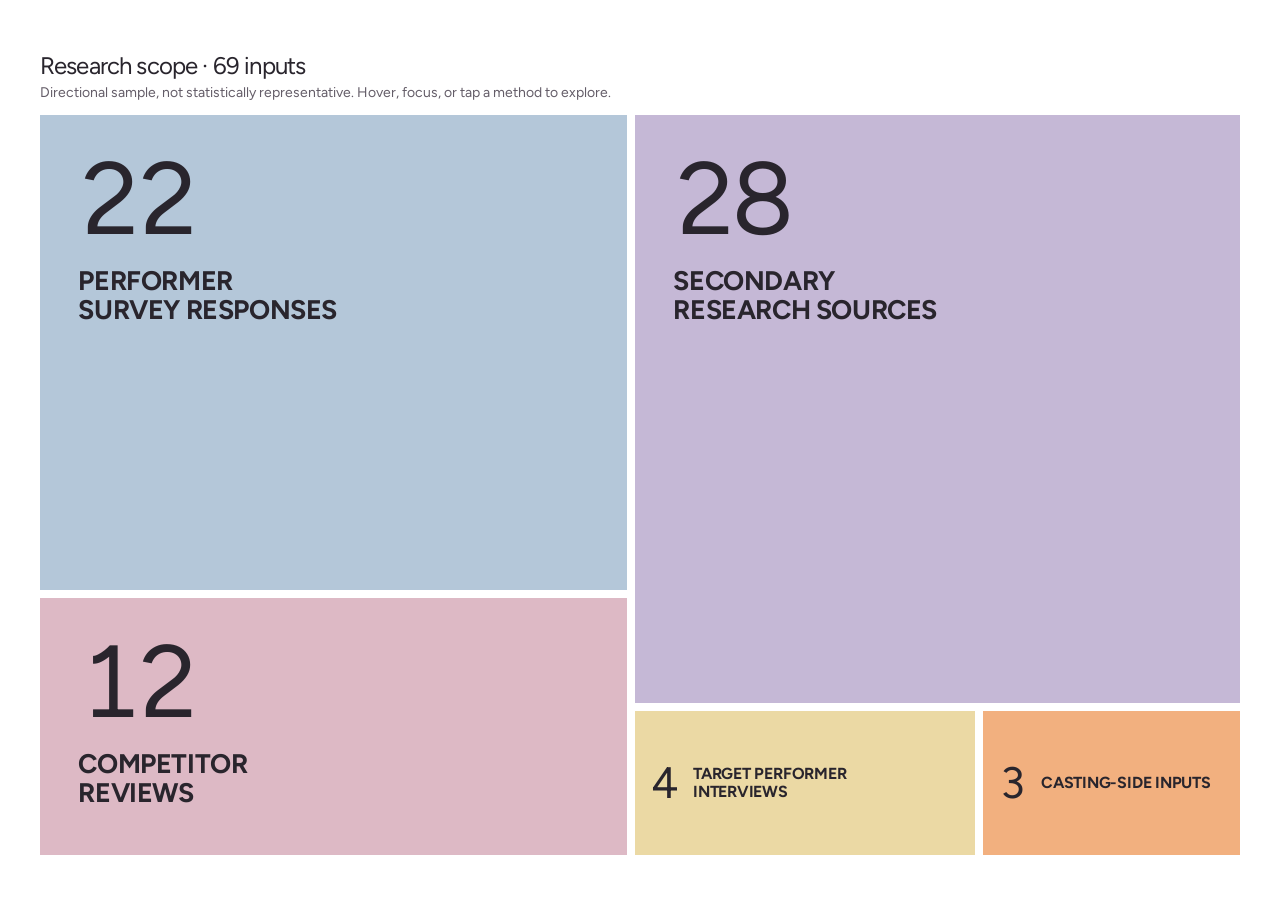
<file: assets/interactive/performamatch-research-treemap/index.html>
<!doctype html>
<html lang="en">
<head>
  <meta charset="utf-8">
  <meta name="viewport" content="width=device-width, initial-scale=1">
  <meta name="description" content="The foundational research behind PerformaMatch, explored across five methods.">
  <title>PerformaMatch — Research scope</title>
  <link rel="icon" href="data:,">
  <link rel="stylesheet" href="../../../visual-tokens.css">
  <link rel="stylesheet" href="styles.css?v=label-fit-5">
  <script src="vendor/d3-hierarchy.min.js" defer></script>
  <script src="script.js?v=label-fit-5" defer></script>
</head>
<body>
  <main class="research" aria-labelledby="research-title">
    <header class="masthead">
      <h1 id="research-title"></h1>
    </header>
    <div class="reading-line"><p id="interaction-note"></p></div>
    <div class="mobile-overview" aria-hidden="true"></div>
    <div class="treemap" aria-label="Research methods"></div>
    <p class="sr-only" id="announcement" role="status" aria-live="polite"></p>
    <noscript>This interactive requires JavaScript to lay out the research methods. Enable JavaScript to explore the research scope.</noscript>
  </main>
</body>
</html>
</file>
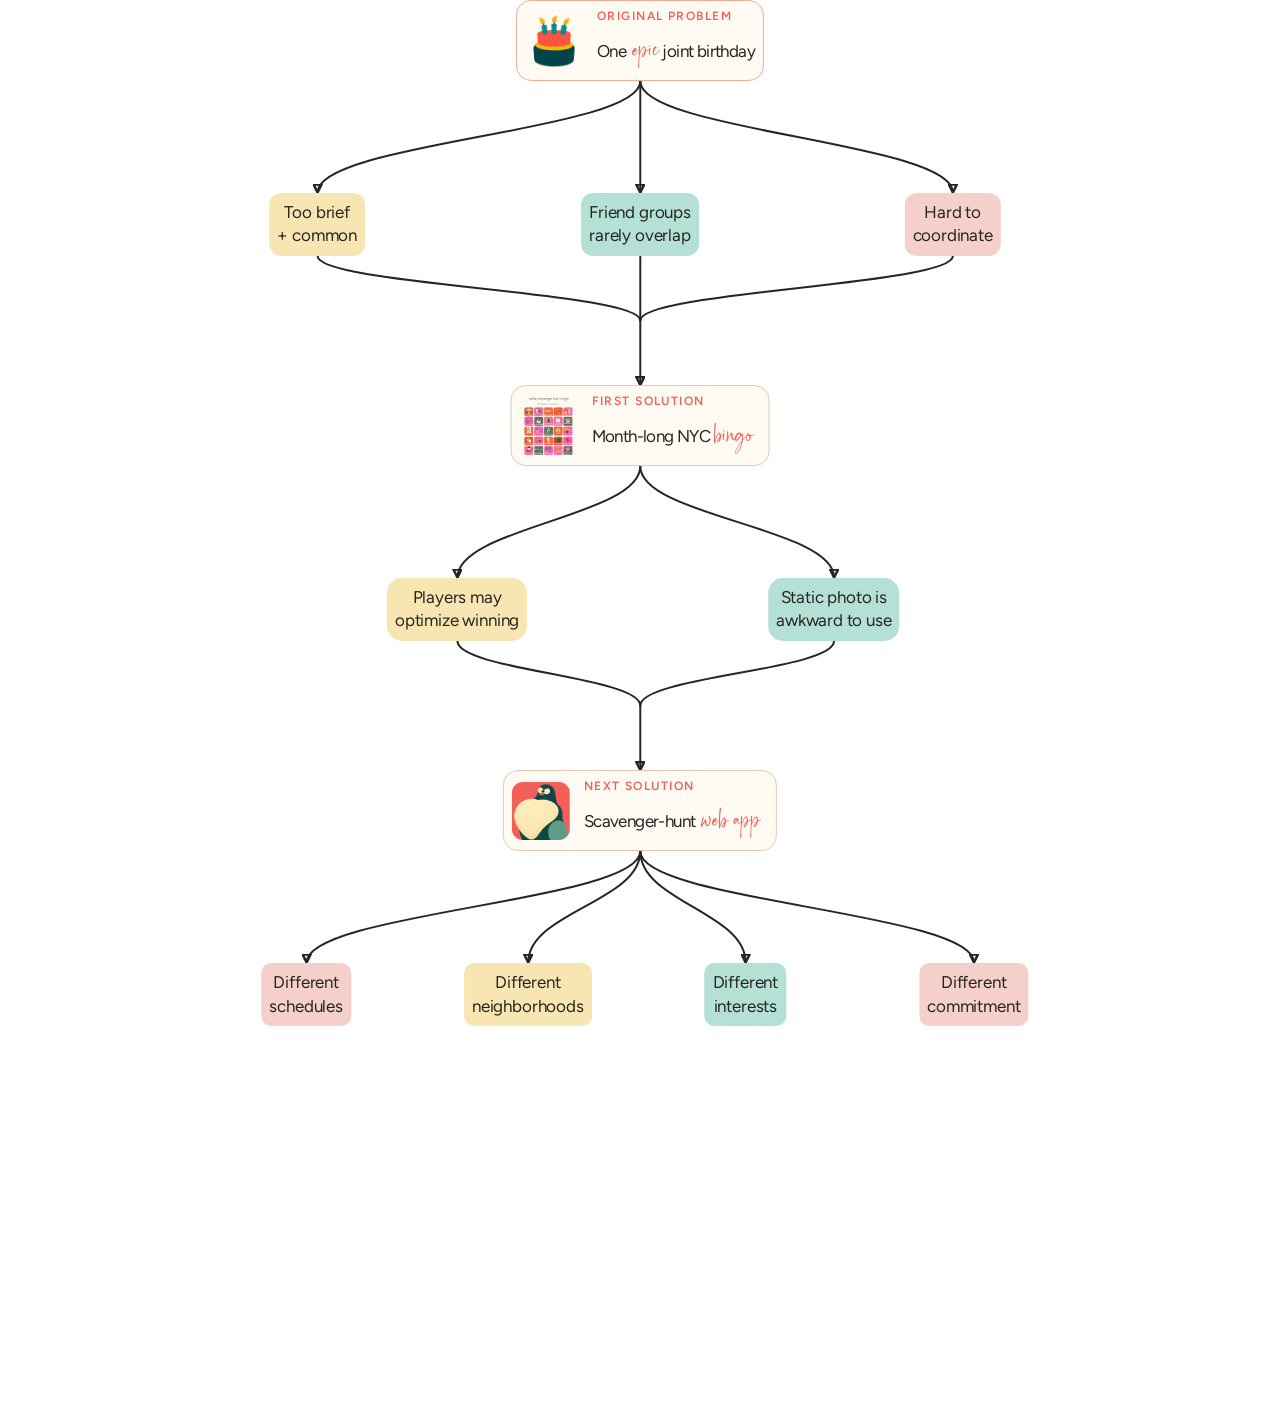
<file: assets/interactive/problem-evolution-flowchart/index.html>
<!doctype html>
<html lang="en">
<head>
  <meta charset="utf-8">
  <meta name="viewport" content="width=device-width, initial-scale=1">
  <title>Summer Quest — Problem Evolution</title>
  <link href="https://fonts.googleapis.com/css2?family=Figtree:ital,wght@0,400;0,500;0,600;1,400&display=swap" rel="stylesheet">
  <style>
    @font-face { font-family: Montserrat; src: url("assets/fonts/Montserrat-Variable.woff2") format("woff2"); font-weight: 300 600; }
    @font-face { font-family: "Libre Baskerville"; src: url("assets/fonts/LibreBaskerville-Variable.woff2") format("woff2"); font-weight: 400 700; }
    @font-face { font-family: Caveat; src: url("assets/fonts/Caveat-Variable.woff2") format("woff2"); font-weight: 400 700; }
    :root { --paper:#f7f2e9; --paper-2:#fffaf2; --ink:#272522; --teal:#1ba9b9; --coral:#f35f59; --yellow:#f6b900; --open-yellow:#f8e6b2; --open-teal:#b4e0d5; --open-coral:#f5d0ca; }
    * { box-sizing:border-box; }
    body { min-width:320px; margin:0; background:transparent; color:var(--ink); font-family:Montserrat,sans-serif; }
    .prototype { width:min(100% - 32px, 980px); margin:0 auto; padding:0; }
    .prototype-title { margin:0 0 18px; text-align:center; color:#746f67; font-size:10px; font-weight:600; letter-spacing:.14em; text-transform:uppercase; }
    .chart-wrap { display:flex; justify-content:center; }
    .chart { position:relative; width:min(960px, 100%); aspect-ratio:960 / 1080; overflow:visible; padding:0; background:transparent; }
    .paths { position:absolute; inset:0; z-index:1; width:100%; height:100%; pointer-events:none; }
    .paths path { fill:none; stroke:var(--ink); stroke-width:2; stroke-linecap:round; stroke-linejoin:round; }
    .paths .arrow { marker-end:url(#ink-arrow); }
    .node { position:absolute; z-index:2; display:flex; align-items:center; justify-content:center; padding:var(--space-8); border:1.5px solid; border-radius:15px; text-align:center; }
    .section-tab { display:block; margin:0 0 2px; padding:0; color:var(--coral); background:transparent; font:600 12px/1 Montserrat,sans-serif; letter-spacing:.12em; text-transform:uppercase; white-space:nowrap; }
    .original { top:44px; border-color:#f1ad9a; background:var(--paper-2); }
    .original-row, .solution-row { display:flex; align-items:center; justify-content:center; gap:14px; width:100%; padding:0; }
    .stage-copy { min-width:0; text-align:left; }
    .cake { width:58px; height:58px; object-fit:contain; }
    .main-copy, .solution-copy { margin:0; font-family:"Libre Baskerville",serif; font-weight:400; letter-spacing:-.035em; }
    .main-copy { font-size:20px; line-height:1.3; text-align:left; white-space:nowrap; }
    .script, .caveat { color:var(--coral); font-family:Caveat,cursive; font-size:32px; font-weight:600; letter-spacing:0; }
    .issue { width:max-content; border:0; border-radius:12px; font:500 16px/1.28 Montserrat,sans-serif; letter-spacing:-.01em; }
    .issue-a { top:194px; left:58px; background:var(--open-yellow); }
    .issue-b { top:194px; left:406px; background:var(--open-teal); }
    .issue-c { top:194px; right:58px; background:var(--open-coral); }
    .solution { border-color:#e5c9b2; background:var(--paper-2); }
    .first { top:308px; left:24.5%; }.next { top:572px; left:24.5%; }
    .bingo { width:58px; height:58px; object-fit:cover; object-position:center; border-radius:3px; }
    .pigeon { width:58px; height:58px; border-radius:11px; object-fit:cover; }
    .solution-copy { font-family:"Libre Baskerville",serif; font-size:20px; font-weight:400; line-height:1.3; text-align:left; white-space:nowrap; }
    .result { top:458px; width:max-content; border:0; font:500 16px/1.28 Montserrat,sans-serif; letter-spacing:-.01em; }
    .result-a { left:180px; background:var(--open-yellow); }.result-b { right:180px; background:var(--open-teal); }
    .variable { top:722px; width:max-content; border:0; border-radius:10px; font:500 16px/1.28 Montserrat,sans-serif; letter-spacing:-.01em; }
    .variable-a { left:40px; background:var(--open-coral); }
    .variable-b { left:269px; background:var(--open-yellow); }
    .variable-c { left:546px; background:var(--open-teal); }
    .variable-d { right:40px; background:var(--open-coral); }
    .original, .solution { width:max-content; left:50%; transform:translateX(-50%); }
    @media (max-width:700px) { .prototype{width:min(100% - 20px,980px);padding:0}.chart{box-shadow:none}.original-row,.solution-row{gap:10px;padding:0} }
    /* Portfolio semantic typography bridge for this self-contained visual. */
    @font-face { font-family: PEEsthentic; src: url("../../fonts/Esthentic DEMO.ttf") format("truetype"); font-weight: 400; }
    :root {
      --font-body:Figtree,Arial,sans-serif;
      --font-accent:PEEsthentic,cursive;
      --type-body:1.0625rem;
      --type-metadata:.875rem;
      --type-label:.75rem;
      --type-accent-sm:1.5rem;
      --type-weight-regular:400;
      --type-weight-medium:500;
      --type-weight-semibold:600;
      --space-8:8px;
      --space-24:24px;
      --pe-accent-note-size:var(--type-accent-sm);
    }
    body { font-family:var(--font-body); }
    .prototype-title, .section-tab {
      font-family:var(--font-body);
      font-size:var(--type-label);
      font-weight:var(--type-weight-semibold);
      line-height:1.3;
      letter-spacing:.12em;
    }
    .main-copy, .solution-copy,
    .issue, .result, .variable {
      font-family:var(--font-body);
      font-size:var(--type-body);
      font-weight:var(--type-weight-regular);
      line-height:1.65;
    }
    .accent-note {
      font-family:var(--font-accent);
      font-size:var(--pe-accent-note-size);
      font-weight:var(--type-weight-regular);
      line-height:1.65;
    }
    .script, .caveat { color:var(--coral); letter-spacing:0; }

    /* Compact node interiors without changing the chart's overall scale. */
    .issue, .result, .variable { line-height:1.4; }
    .section-tab { margin-bottom:var(--space-8); }
    .main-copy, .solution-copy { line-height:1.4; }

    /* Portrait reflow: nodes retain normal type size while the chart owns its full height. */
    .chart-wrap { position:relative; display:flex; justify-content:center; width:100%; height:auto; }
    .chart {
      position:relative;
      width:86%;
      height:auto;
      aspect-ratio:3 / 5;
      padding:0;
      background:transparent;
      overflow:visible;
      transform:none !important;
      --chart-stage-gap:var(--space-24);
      --chart-stage-step:calc(12% + var(--chart-stage-gap));
      --chart-row-1:var(--chart-stage-step);
      --chart-row-2:calc(var(--chart-row-1) + var(--chart-stage-step));
      --chart-row-3:calc(var(--chart-row-2) + var(--chart-stage-step));
      --chart-row-4:calc(var(--chart-row-3) + var(--chart-stage-step));
      --chart-row-5:calc(var(--chart-row-4) + var(--chart-stage-step));
    }

    .main-copy, .solution-copy { white-space:normal; }
    .original, .solution { max-width:88%; }
    /* Each intrinsic card stays centered on its stage endpoint. */
    .original { top:0; }
    .issue-a { left:11.7%; top:var(--chart-row-1); }
    .issue-b { left:50%; top:var(--chart-row-1); }
    .issue-c { right:auto; left:87.1%; top:var(--chart-row-1); }
    .first { top:var(--chart-row-2); }
    .result-a { left:28.3%; top:var(--chart-row-3); }
    .result-b { right:auto; left:73%; top:var(--chart-row-3); }
    .next { top:var(--chart-row-4); }
    .variable-a { left:10.4%; top:var(--chart-row-5); }
    .variable-b { left:36.7%; top:var(--chart-row-5); }
    .variable-c { left:62.5%; top:var(--chart-row-5); }
    .variable-d { right:auto; left:89.6%; top:var(--chart-row-5); }
    .issue, .result, .variable { transform:translateX(-50%); }

    @media (max-width:700px) {
      .chart { width:92%; }
    }
  </style>
</head>
<body>
  <main class="prototype">
    <div class="chart-wrap">
      <article class="chart" aria-label="Summer Quest problem evolution flowchart">
        <svg class="paths" viewBox="0 0 960 1080" preserveAspectRatio="none" aria-hidden="true">
          <defs><marker id="ink-arrow" viewBox="0 0 8 8" refX="7.2" refY="4" markerWidth="5" markerHeight="5" orient="auto"><path d="M0.7 0.8 L7.2 4 L0.7 7.2 Z" fill="#272522"/></marker></defs>
          <g class="connector-paths"></g>
        </svg>
        <section class="node original"><div class="original-row"><img class="cake" src="assets/illustrations/icons/old/birthday-cake.png" alt="Birthday cake"><div class="stage-copy"><span class="section-tab">Original Problem</span><p class="main-copy">One&nbsp;&nbsp;<span class="script accent-note">epic</span>&nbsp;joint birthday</p></div></div></section>
        <section class="node issue issue-a">Too brief<br>+ common</section><section class="node issue issue-b">Friend groups<br>rarely overlap</section><section class="node issue issue-c">Hard to<br>coordinate</section>
        <section class="node solution first"><div class="solution-row"><img class="bingo" src="assets/illustrations/icons/old/original%20bingo%20card.jpg" alt="Original Summer Quest bingo card"><div class="stage-copy"><span class="section-tab">First Solution</span><p class="solution-copy">Month-long NYC <span class="caveat accent-note">bingo</span>&nbsp;&nbsp;</p></div></div></section>
        <section class="node result result-a">Players may<br>optimize winning</section><section class="node result result-b">Static photo is<br>awkward to use</section>
        <section class="node solution next"><div class="solution-row"><img class="pigeon" src="assets/favicon/the%20pigeon/icon-192.png" alt="Summer Quest pigeon app icon"><div class="stage-copy"><span class="section-tab">Next Solution</span><p class="solution-copy">Scavenger-hunt &nbsp;<span class="caveat accent-note">web app</span>&nbsp;&nbsp;</p></div></div></section>
        <section class="node variable variable-a">Different<br>schedules</section><section class="node variable variable-b">Different<br>neighborhoods</section><section class="node variable variable-c">Different<br>interests</section><section class="node variable variable-d">Different<br>commitment</section>
      </article>
    </div>
  </main>
  <script>
    (() => {
      const chart = document.querySelector('.chart');
      const svg = chart?.querySelector('.paths');
      const pathLayer = svg?.querySelector('.connector-paths');
      if (!chart || !svg || !pathLayer) return;

      const nodes = {
        original: chart.querySelector('.original'),
        issues: [...chart.querySelectorAll('.issue')],
        first: chart.querySelector('.first'),
        results: [...chart.querySelectorAll('.result')],
        next: chart.querySelector('.next'),
        variables: [...chart.querySelectorAll('.variable')]
      };

      const anchor = (node, edge) => {
        const chartBox = chart.getBoundingClientRect();
        const box = node.getBoundingClientRect();
        return {
          x: box.left - chartBox.left + (box.width / 2),
          y: box.top - chartBox.top + (edge === 'bottom' ? box.height : 0)
        };
      };

      const drawCurve = (start, end, arrow = true) => {
        const verticalSpace = Math.max(18, end.y - start.y);
        const handle = Math.min(72, verticalSpace * 0.45);
        const path = document.createElementNS('http://www.w3.org/2000/svg', 'path');
        path.setAttribute('d', `M ${start.x} ${start.y} C ${start.x} ${start.y + handle}, ${end.x} ${end.y - handle}, ${end.x} ${end.y}`);
        if (arrow) path.setAttribute('class', 'arrow');
        pathLayer.append(path);
      };

      const branch = (parent, children) => {
        const start = anchor(parent, 'bottom');
        children.forEach((child) => drawCurve(start, anchor(child, 'top')));
      };

      const merge = (parents, child) => {
        const starts = parents.map((parent) => anchor(parent, 'bottom'));
        const end = anchor(child, 'top');
        const lowestParent = Math.max(...starts.map(({ y }) => y));
        const junction = {
          x: end.x,
          y: lowestParent + Math.max(18, (end.y - lowestParent) / 2)
        };
        starts.forEach((start) => drawCurve(start, junction, false));
        drawCurve(junction, end);
      };

      const renderConnectors = () => {
        svg.setAttribute('viewBox', `0 0 ${chart.clientWidth} ${chart.clientHeight}`);
        pathLayer.replaceChildren();
        branch(nodes.original, nodes.issues);
        merge(nodes.issues, nodes.first);
        branch(nodes.first, nodes.results);
        merge(nodes.results, nodes.next);
        branch(nodes.next, nodes.variables);
      };

      const queueRender = () => requestAnimationFrame(renderConnectors);
      new ResizeObserver(queueRender).observe(chart);
      window.addEventListener('load', queueRender, { once: true });
      document.fonts?.ready.then(queueRender);
      queueRender();
    })();
  </script>
</body>
</html>
</file>
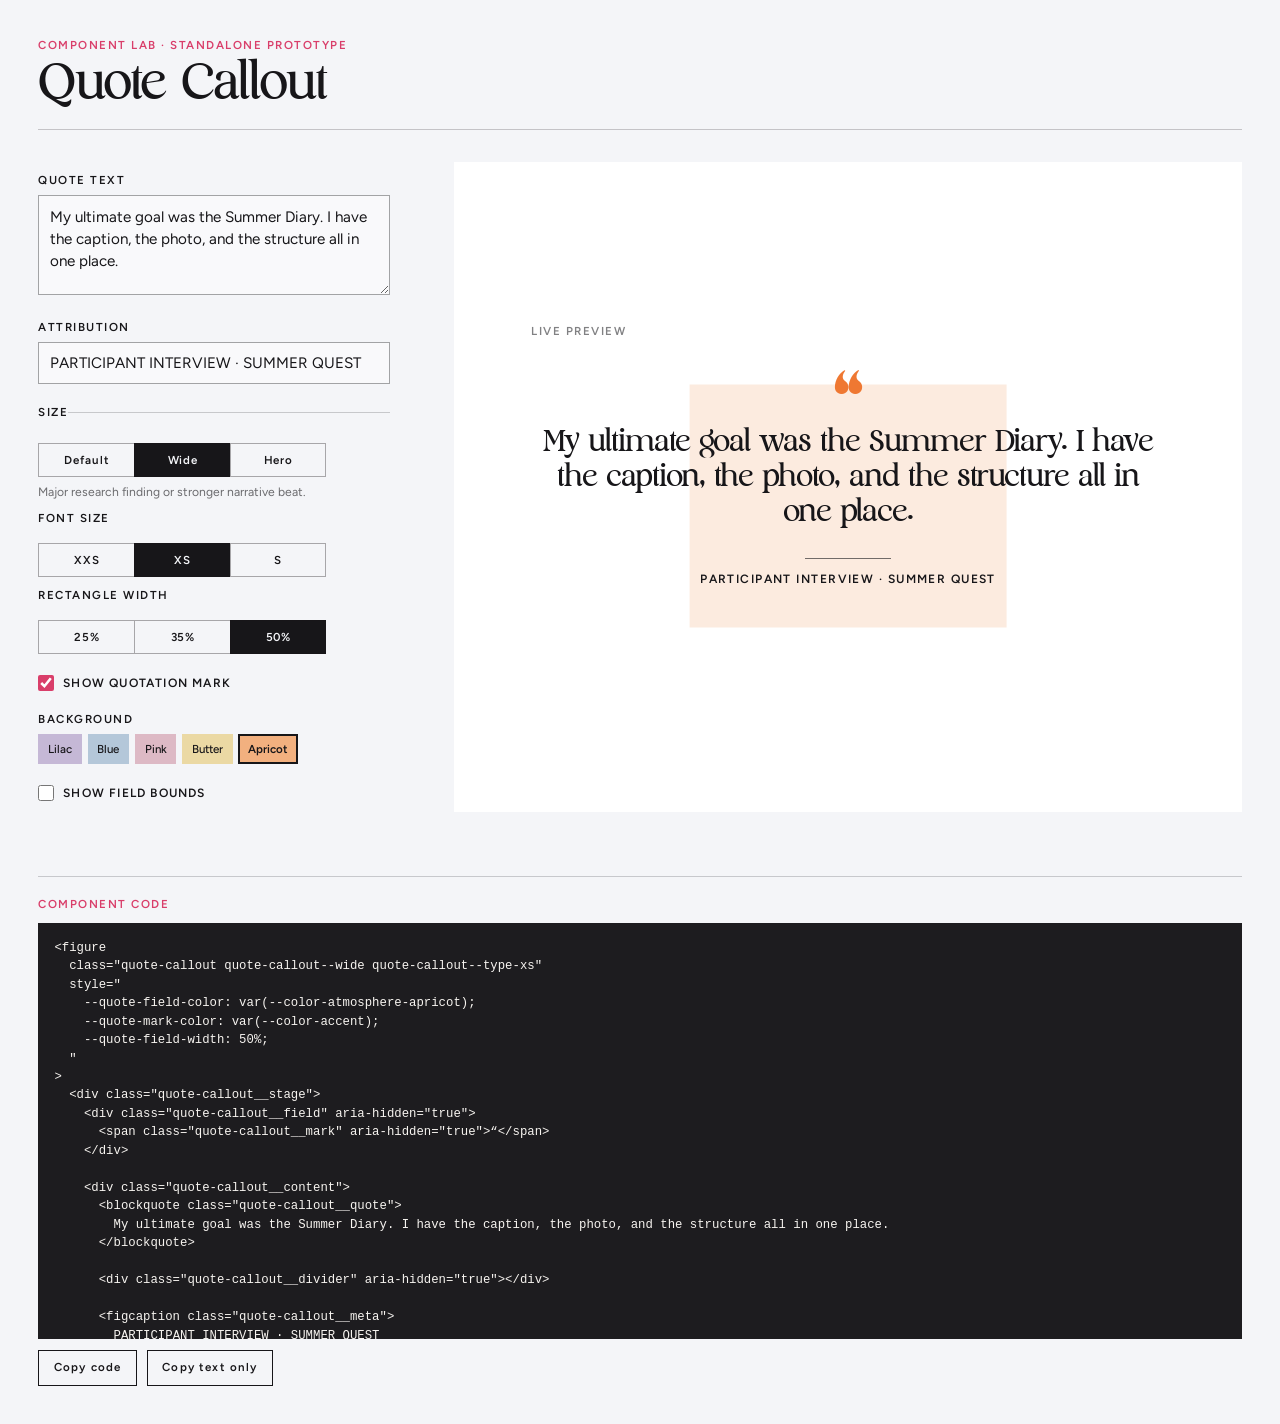
<file: quote-callout-lab.html>
<!doctype html>
<html lang="en">
<head>
  <meta charset="UTF-8" />
  <meta name="viewport" content="width=device-width, initial-scale=1.0" />
  <title>Quote Callout Lab</title>
  <link rel="preconnect" href="https://fonts.googleapis.com" />
  <link rel="preconnect" href="https://fonts.gstatic.com" crossorigin />
  <link href="https://fonts.googleapis.com/css2?family=Figtree:ital,wght@0,400;0,500;0,600;1,400&display=swap" rel="stylesheet" />
  <link rel="stylesheet" href="display-font.css" />
  <style>
    :root { --color-paper:#F4F5F8; --color-ink:#171619; --color-primary:#D93E6A; --color-secondary:#4766B0; --color-accent:#EF7832; --color-atmosphere-lilac:#C5B8D6; --color-atmosphere-blue:#B4C7D9; --color-atmosphere-pink:#DDB9C5; --color-atmosphere-butter:#EBD9A4; --color-atmosphere-apricot:#F2B07F; --font-heading:"Salute",Georgia,serif; --font-body:"Figtree",Arial,sans-serif; --type-heading-xxs:1.5rem; --type-heading-xs:1.875rem; --type-heading-sm:2.5rem; --type-heading-xxs-line-height:1.18; --type-heading-xs-line-height:1.16; --type-heading-sm-line-height:1.15; }
    * { box-sizing:border-box; } html { overflow-x:clip; } body { margin:0; background:var(--color-paper); color:var(--color-ink); font-family:var(--font-body); -webkit-font-smoothing:antialiased; }

    /* Quote Callout Component */
    .quote-callout { --quote-field-color:var(--color-atmosphere-apricot); --quote-mark-color:var(--color-accent); --quote-field-width:50%; --quote-field-height:0px; --quote-stage-height:0px; --quote-field-height-multiplier:1.35; --quote-size:clamp(2rem,3.1vw,3.25rem); --quote-line-height:var(--type-heading-xs-line-height); position:relative; isolation:isolate; width:100%; color:var(--color-ink); }
    .quote-callout__stage { position:relative; z-index:0; display:grid; align-items:center; min-height:var(--quote-stage-height); font-size:var(--quote-size); }
    .quote-callout__field { position:absolute; top:50%; left:50%; width:var(--quote-field-width); height:var(--quote-field-height); transform:translate(-50%,-50%); background:color-mix(in srgb,var(--quote-field-color) 25%,transparent); pointer-events:none; }
    .quote-callout__mark { position:absolute; z-index:2; top:0; left:50%; margin:0; transform:translate(-50%,-5%); color:var(--quote-mark-color); font-family:var(--font-heading); font-size:3.15em; font-weight:400; line-height:.7; white-space:nowrap; }
    .quote-callout__content { position:relative; z-index:1; }.quote-callout__quote { margin:0; font-family:var(--font-heading); font-size:1em; font-weight:400; letter-spacing:-.035em; line-height:var(--quote-line-height); }
    .quote-callout__divider { width:5.4rem; margin-top:1.75rem; border-top:1px solid color-mix(in srgb,var(--color-ink) 60%,transparent); }
    .quote-callout__meta { margin-top:.75rem; font-size:.75rem; font-weight:600; letter-spacing:.12em; line-height:1.35; text-transform:uppercase; }
    .quote-callout--default { --quote-size:clamp(1.75rem,2.5vw,2.45rem); --quote-field-height-multiplier:1.5; max-width:44rem; }.quote-callout--default .quote-callout__quote { text-align:left; }
    .quote-callout--default .quote-callout__stage { width:108%; margin-left:-8%; }.quote-callout--default .quote-callout__content { width:92.5926%; margin-left:7.4074%; }.quote-callout--default .quote-callout__field { left:0; right:auto; transform:translateY(-50%); }
    .quote-callout--wide { --quote-field-height-multiplier:1.5; max-width:62rem; }.quote-callout--wide .quote-callout__field { left:50%; right:auto; transform:translate(-50%,-50%); }.quote-callout--wide .quote-callout__quote,.quote-callout--wide .quote-callout__meta { text-align:center; }.quote-callout--wide .quote-callout__divider { margin-inline:auto; }
    .quote-callout--hero { --quote-size:clamp(2.5rem,4vw,5rem); --quote-field-height-multiplier:1.5; max-width:78rem; }.quote-callout--hero .quote-callout__field { left:50%; right:auto; transform:translate(-50%,-50%); }.quote-callout--hero .quote-callout__quote { text-align:center; }.quote-callout--hero .quote-callout__meta { text-align:center; }.quote-callout--hero .quote-callout__divider { margin-inline:auto; }
    .quote-callout--type-xxs { --quote-size:var(--type-heading-xxs); --quote-line-height:var(--type-heading-xxs-line-height); }.quote-callout--type-xs { --quote-size:var(--type-heading-xs); --quote-line-height:var(--type-heading-xs-line-height); }.quote-callout--type-s { --quote-size:var(--type-heading-sm); --quote-line-height:var(--type-heading-sm-line-height); }
    .quote-callout--debug .quote-callout__stage { outline:1px dashed color-mix(in srgb,var(--color-secondary) 55%,transparent); outline-offset:4px; }.quote-callout--debug .quote-callout__field { outline:1px solid color-mix(in srgb,var(--color-primary) 85%,transparent); }

    /* Prototype Controls */
    .lab { min-height:100vh; padding:clamp(1.25rem,3vw,3rem); }.lab__header { max-width:1440px; margin:0 auto 2rem; padding-bottom:1.25rem; border-bottom:1px solid color-mix(in srgb,var(--color-ink) 22%,transparent); }
    .eyebrow,.control-label,.code-heading { margin:0; color:var(--color-primary); font-size:.72rem; font-weight:600; letter-spacing:.13em; line-height:1.3; text-transform:uppercase; }.lab__title { margin:.3rem 0 0; font-family:var(--font-heading); font-size:clamp(2.15rem,4vw,3.5rem); font-weight:400; letter-spacing:-.035em; line-height:1; }
    .lab__grid { display:grid; grid-template-columns:minmax(17rem,22rem) minmax(0,1fr); align-items:stretch; gap:clamp(2rem,5vw,5rem); max-width:1440px; margin:0 auto; }.controls { min-width:0; }.control-group { margin:0; padding:.65rem 0; border:0; }.control-group--composition { margin-top:.65rem; padding-top:1rem; border-top:1px solid color-mix(in srgb,var(--color-ink) 20%,transparent); }.control-label { display:block; padding:0; margin-bottom:.45rem; color:var(--color-ink); }
    textarea,input { width:100%; border:1px solid color-mix(in srgb,var(--color-ink) 38%,transparent); border-radius:0; background:rgba(255,255,255,.45); color:var(--color-ink); font:400 .95rem/1.45 var(--font-body); }.quote-input { min-height:6.25rem; padding:.65rem; resize:vertical; }.attribution-input { padding:.58rem .65rem; }.segment { display:grid; grid-template-columns:repeat(3,1fr); width:min(100%,18rem); gap:0; }.segment input { position:absolute; opacity:0; }.segment label { padding:.56rem .4rem; border:1px solid color-mix(in srgb,var(--color-ink) 35%,transparent); border-right:0; font-size:.72rem; font-weight:600; letter-spacing:.08em; text-align:center; cursor:pointer; }.segment label:last-child { border-right:1px solid color-mix(in srgb,var(--color-ink) 35%,transparent); }.segment input:checked + label { background:var(--color-ink); color:var(--color-paper); }.segment input:focus-visible + label { outline:2px solid var(--color-secondary); outline-offset:2px; }.control-hint { min-height:1.35em; margin:.38rem 0 0; color:color-mix(in srgb,var(--color-ink) 62%,var(--color-paper)); font-size:.76rem; line-height:1.4; }
    .swatches { display:flex; flex-wrap:wrap; gap:.35rem; }.swatch { min-width:0; padding:.5rem .55rem; border:1px solid transparent; border-radius:0; background:var(--swatch-color); color:var(--color-ink); font:500 .72rem/1.1 var(--font-body); text-align:center; white-space:nowrap; cursor:pointer; }.swatch:hover { border-color:color-mix(in srgb,var(--color-ink) 48%,transparent); }.swatch[aria-pressed="true"] { border-color:var(--color-ink); box-shadow:inset 0 0 0 1px var(--color-ink); font-weight:600; }.swatch:focus-visible { outline:2px solid var(--color-secondary); outline-offset:2px; }
    .boolean-control,.debug-control { display:flex; align-items:center; gap:.55rem; color:var(--color-ink); font-size:.75rem; font-weight:600; letter-spacing:.1em; text-transform:uppercase; cursor:pointer; }.boolean-control input,.debug-control input { width:1rem; height:1rem; margin:0; accent-color:var(--color-primary); }
    .code-section { max-width:1440px; margin:clamp(2rem,5vw,5rem) auto 0; padding-top:1.25rem; border-top:1px solid color-mix(in srgb,var(--color-ink) 20%,transparent); }.code-heading { margin-bottom:.7rem; }.code-output { max-height:26rem; margin:0; padding:1rem; overflow:auto; background:#1d1c1f; color:#f7f4f0; font:.77rem/1.5 ui-monospace,SFMono-Regular,Menlo,monospace; white-space:pre-wrap; }.copy-actions { display:flex; flex-wrap:wrap; gap:.65rem; margin-top:.7rem; }.copy-button { padding:.66rem .9rem; border:1px solid var(--color-ink); border-radius:0; background:transparent; color:var(--color-ink); font:600 .72rem/1.1 var(--font-body); letter-spacing:.1em; cursor:pointer; }.copy-button:hover { background:var(--color-ink); color:var(--color-paper); }.copy-button:focus-visible { outline:2px solid var(--color-secondary); outline-offset:3px; }
    .preview { display:grid; min-width:0; min-height:0; place-items:center; padding:clamp(2.5rem,8vw,8rem) clamp(1rem,6vw,5rem); background:#fff; }.preview__frame { width:100%; }.preview__label { margin:0 0 2.5rem; color:color-mix(in srgb,var(--color-ink) 54%,transparent); font-size:.72rem; font-weight:600; letter-spacing:.13em; text-transform:uppercase; }.preview .quote-callout { margin-inline:auto; }
    @media (max-width:800px) { .lab__grid { grid-template-columns:1fr; }.preview { order:-1; }.controls { display:grid; grid-template-columns:repeat(2,minmax(0,1fr)); column-gap:1.5rem; }.control-group:first-child,.control-group:nth-child(2),.code-section { grid-column:1 / -1; } }
    @media (max-width:479px) { .lab { padding:1rem; }.controls { display:block; }.preview { padding:2.5rem 1rem; }.quote-callout { --quote-size:clamp(1.75rem,9.3vw,2.35rem); }.quote-callout--default .quote-callout__field { left:-8%; }.quote-callout--hero { --quote-size:clamp(1.75rem,9.3vw,2.35rem); }.quote-callout__mark { font-size:2.9em; }.quote-callout__divider { margin-top:1.3rem; } }
  </style>
</head>
<body>
  <main class="lab">
    <header class="lab__header"><p class="eyebrow">Component lab · standalone prototype</p><h1 class="lab__title">Quote Callout</h1></header>
    <div class="lab__grid">
      <section class="controls" aria-label="Quote callout controls">
        <div class="control-group"><label class="control-label" for="quote-input">Quote text</label><textarea class="quote-input" id="quote-input">My ultimate goal was the Summer Diary. I have the caption, the photo, and the structure all in one place.</textarea></div>
        <div class="control-group"><label class="control-label" for="attribution-input">Attribution</label><input class="attribution-input" id="attribution-input" value="PARTICIPANT INTERVIEW · SUMMER QUEST" /></div>
        <fieldset class="control-group control-group--composition"><legend class="control-label">Size</legend><div class="segment"><input id="size-default" name="size" type="radio" value="default" /><label for="size-default">Default</label><input id="size-wide" name="size" type="radio" value="wide" checked /><label for="size-wide">Wide</label><input id="size-hero" name="size" type="radio" value="hero" /><label for="size-hero">Hero</label></div><p class="control-hint" id="size-description">Major research finding or stronger narrative beat.</p></fieldset>
        <fieldset class="control-group"><legend class="control-label">Font size</legend><div class="segment"><input id="type-xxs" name="type" type="radio" value="xxs" /><label for="type-xxs">XXS</label><input id="type-xs" name="type" type="radio" value="xs" checked /><label for="type-xs">XS</label><input id="type-s" name="type" type="radio" value="s" /><label for="type-s">S</label></div></fieldset>
        <fieldset class="control-group"><legend class="control-label">Rectangle width</legend><div class="segment"><input id="field-width-25" name="field-width" type="radio" value="25" /><label for="field-width-25">25%</label><input id="field-width-35" name="field-width" type="radio" value="35" /><label for="field-width-35">35%</label><input id="field-width-50" name="field-width" type="radio" value="50" checked /><label for="field-width-50">50%</label></div></fieldset>
        <div class="control-group"><label class="boolean-control"><input id="show-mark" type="checkbox" checked /> <span>Show quotation mark</span></label></div>
        <section class="control-group" aria-labelledby="color-label"><h2 class="control-label" id="color-label">Background</h2><div class="swatches" id="swatches" role="group" aria-labelledby="color-label"></div></section>
        <div class="control-group"><label class="debug-control"><input id="show-field-bounds" type="checkbox" /> <span>Show field bounds</span></label></div>
      </section>
      <section class="preview" aria-label="Live quote callout preview"><div class="preview__frame"><p class="preview__label">Live preview</p><div id="preview"></div></div></section>
    </div>
    <section class="code-section" aria-labelledby="code-heading"><h2 class="code-heading" id="code-heading">Component code</h2><pre class="code-output"><code id="code-output"></code></pre><div class="copy-actions"><button class="copy-button" id="copy-code" type="button">Copy code</button><button class="copy-button" id="copy-text" type="button">Copy text only</button></div></section>
  </main>
  <script>
    const colors = [
      { name:'Lilac', variable:'--color-atmosphere-lilac', markVariable:'--color-primary', value:'#C5B8D6' }, { name:'Blue', variable:'--color-atmosphere-blue', markVariable:'--color-secondary', value:'#B4C7D9' }, { name:'Pink', variable:'--color-atmosphere-pink', markVariable:'--color-primary', value:'#DDB9C5' }, { name:'Butter', variable:'--color-atmosphere-butter', markVariable:'--color-accent', value:'#EBD9A4' }, { name:'Apricot', variable:'--color-atmosphere-apricot', markVariable:'--color-accent', value:'#F2B07F' }
    ];
    const quoteInput = document.querySelector('#quote-input'), attributionInput = document.querySelector('#attribution-input'), preview = document.querySelector('#preview'), output = document.querySelector('#code-output'), swatches = document.querySelector('#swatches'); let selectedColor = colors[4], contentObserver;
    const escapeHtml = value => value.replace(/&/g,'&amp;').replace(/</g,'&lt;').replace(/>/g,'&gt;').replace(/"/g,'&quot;').replace(/'/g,'&#039;');
    function state() { return { quote:quoteInput.value.trim(), attribution:attributionInput.value.trim(), size:document.querySelector('input[name="size"]:checked').value, type:document.querySelector('input[name="type"]:checked').value, fieldWidth:document.querySelector('input[name="field-width"]:checked').value, hasMark:document.querySelector('#show-mark').checked }; }
    /* Retired generated-style export; it prevented the lab script from parsing.
    function componentStyles() { return `<style>\n.quote-callout {\n  --quote-field-height: 0px;\n  --quote-stage-height: 0px;\n  --quote-field-height-multiplier: 1.5;\n  --quote-size: var(--type-heading-xs);\n  --quote-line-height: var(--type-heading-xs-line-height);\n  position: relative;\n  isolation: isolate;\n  width: 100%;\n  color: var(--color-ink);\n}\n.quote-callout__stage { position: relative; display: grid; align-items: center; min-height: var(--quote-stage-height); font-size: var(--quote-size); }\n.quote-callout__field { position: absolute; top: 50%; left: 50%; width: var(--quote-field-width); height: var(--quote-field-height); transform: translate(-50%, -50%); background: color-mix(in srgb, var(--quote-field-color) 25%, transparent); pointer-events: none; }\n.quote-callout__mark { position: absolute; z-index: 2; top: 0; left: 50%; margin: 0; transform: translate(-50%, -5%); color: var(--quote-mark-color); font-family: var(--font-heading); font-size: 3.15em; font-weight: 400; line-height: .7; white-space: nowrap; }\n.quote-callout__content { position: relative; z-index: 1; }\n.quote-callout__quote { margin: 0; font-family: var(--font-heading); font-size: 1em; font-weight: 400; letter-spacing: -.035em; line-height: var(--quote-line-height); }\n.quote-callout__divider { width: 5.4rem; margin-top: 1.75rem; border-top: 1px solid color-mix(in srgb, var(--color-ink) 60%, transparent); }\n.quote-callout__meta { margin-top: .75rem; font-size: .75rem; font-weight: 600; letter-spacing: .12em; line-height: 1.35; text-transform: uppercase; }\n.quote-callout--default { max-width: 44rem; }\n.quote-callout--default .quote-callout__quote { text-align: left; }\n.quote-callout--default .quote-callout__stage { width: 108%; margin-left: -8%; }\n.quote-callout--default .quote-callout__content { width: 92.5926%; margin-left: 7.4074%; }\n.quote-callout--default .quote-callout__field { left: 0; right: auto; transform: translateY(-50%); }\n.quote-callout--wide { max-width: 62rem; }\n.quote-callout--wide .quote-callout__field, .quote-callout--hero .quote-callout__field { left: 50%; right: auto; transform: translate(-50%, -50%); }\n.quote-callout--wide .quote-callout__quote, .quote-callout--wide .quote-callout__meta, .quote-callout--hero .quote-callout__quote, .quote-callout--hero .quote-callout__meta { text-align: center; }\n.quote-callout--wide .quote-callout__divider, .quote-callout--hero .quote-callout__divider { margin-inline: auto; }\n.quote-callout--hero { max-width: 78rem; }\n.quote-callout--type-xxs { --quote-size: var(--type-heading-xxs); --quote-line-height: var(--type-heading-xxs-line-height); }\n.quote-callout--type-xs { --quote-size: var(--type-heading-xs); --quote-line-height: var(--type-heading-xs-line-height); }\n.quote-callout--type-s { --quote-size: var(--type-heading-sm); --quote-line-height: var(--type-heading-sm-line-height); }\n@media (max-width: 479px) { .quote-callout--default .quote-callout__field { left: -8%; } }\n</style>`; }\n    function componentCode(s) { const mark = s.hasMark ? '\n      <span class="quote-callout__mark" aria-hidden="true">“</span>' : ''; return `${componentStyles()}\n\n<figure\n  class="quote-callout quote-callout--${s.size} quote-callout--type-${s.type}"\n  style="\n    --quote-field-color: var(${selectedColor.variable});\n    --quote-mark-color: var(${selectedColor.markVariable});\n    --quote-field-width: ${s.fieldWidth}%;\n  "\n>\n  <div class="quote-callout__stage">\n    <div class="quote-callout__field" aria-hidden="true">${mark}\n    </div>\n\n    <div class="quote-callout__content">\n      <blockquote class="quote-callout__quote">\n        ${escapeHtml(s.quote)}\n      </blockquote>\n\n      <div class="quote-callout__divider" aria-hidden="true"></div>\n\n      <figcaption class="quote-callout__meta">\n        ${escapeHtml(s.attribution)}\n      </figcaption>\n    </div>\n  </div>\n</figure>`; }
    */
    function componentCode(s) { const mark = s.hasMark ? '\n      <span class="quote-callout__mark" aria-hidden="true">“</span>' : ''; return `<figure\n  class="quote-callout quote-callout--${s.size} quote-callout--type-${s.type}"\n  style="\n    --quote-field-color: var(${selectedColor.variable});\n    --quote-mark-color: var(${selectedColor.markVariable});\n    --quote-field-width: ${s.fieldWidth}%;\n  "\n>\n  <div class="quote-callout__stage">\n    <div class="quote-callout__field" aria-hidden="true">${mark}\n    </div>\n\n    <div class="quote-callout__content">\n      <blockquote class="quote-callout__quote">\n        ${escapeHtml(s.quote)}\n      </blockquote>\n\n      <div class="quote-callout__divider" aria-hidden="true"></div>\n\n      <figcaption class="quote-callout__meta">\n        ${escapeHtml(s.attribution)}\n      </figcaption>\n    </div>\n  </div>\n</figure>`; }
    function updateFieldHeight(figure) { const content = figure.querySelector('.quote-callout__content'); const multiplier = Number.parseFloat(getComputedStyle(figure).getPropertyValue('--quote-field-height-multiplier')) || 1.5; const height = Math.ceil(content.getBoundingClientRect().height); const fieldHeight = Math.ceil(height * multiplier); figure.style.setProperty('--quote-content-height', `${height}px`); figure.style.setProperty('--quote-field-height', `${fieldHeight}px`); figure.style.setProperty('--quote-stage-height', `${fieldHeight + 12}px`); }
    function render() { const s = state(); const descriptions = { default:'Standard evidence or inline participant quote.', wide:'Major research finding or stronger narrative beat.', hero:'Turning point or quote worth stopping for.' }; document.querySelector('#size-description').textContent = descriptions[s.size]; contentObserver?.disconnect(); preview.replaceChildren(); const figure = document.createElement('figure'); figure.className = `quote-callout quote-callout--${s.size} quote-callout--type-${s.type}${document.querySelector('#show-field-bounds').checked ? ' quote-callout--debug' : ''}`; figure.style.setProperty('--quote-field-color', `var(${selectedColor.variable})`); figure.style.setProperty('--quote-mark-color', `var(${selectedColor.markVariable})`); figure.style.setProperty('--quote-field-width', `${s.fieldWidth}%`); figure.innerHTML = `<div class="quote-callout__stage"><div class="quote-callout__field" aria-hidden="true">${s.hasMark ? '<span class="quote-callout__mark" aria-hidden="true">“</span>' : ''}</div><div class="quote-callout__content"><blockquote class="quote-callout__quote"></blockquote><div class="quote-callout__divider" aria-hidden="true"></div><figcaption class="quote-callout__meta"></figcaption></div></div>`; figure.querySelector('.quote-callout__quote').textContent = s.quote || ' '; figure.querySelector('.quote-callout__meta').textContent = s.attribution; preview.append(figure); updateFieldHeight(figure); contentObserver = new ResizeObserver(() => updateFieldHeight(figure)); contentObserver.observe(figure.querySelector('.quote-callout__content')); output.textContent = componentCode(s); }
    function createSwatches() { swatches.replaceChildren(); colors.forEach(color => { const button = document.createElement('button'); button.type = 'button'; button.className = 'swatch'; button.style.setProperty('--swatch-color', `var(${color.variable})`); button.setAttribute('aria-pressed', String(color === selectedColor)); button.setAttribute('aria-label', `${color.name} background`); button.title = color.name; button.textContent = color.name; button.addEventListener('click', () => { selectedColor = color; createSwatches(); render(); }); swatches.append(button); }); }
    function copy(button, text) { navigator.clipboard.writeText(text).then(() => { const label = button.textContent; button.textContent = 'Copied'; setTimeout(() => button.textContent = label, 1500); }); }
    document.querySelectorAll('input, textarea').forEach(control => control.addEventListener('input', render)); document.querySelectorAll('input[name="size"]').forEach(control => control.addEventListener('input', event => { const defaultType = { default:'xxs', wide:'xs', hero:'s' }[event.currentTarget.value]; document.querySelector(`#type-${defaultType}`).checked = true; render(); })); document.querySelector('#copy-code').addEventListener('click', event => copy(event.currentTarget, output.textContent)); document.querySelector('#copy-text').addEventListener('click', event => { const s = state(); copy(event.currentTarget, `“${s.quote}”\n— ${s.attribution}`); });
    function componentCss() { return [
      '.quote-callout { --quote-field-height:0px; --quote-stage-height:0px; --quote-field-height-multiplier:1.5; --quote-size:var(--type-heading-xs); --quote-line-height:var(--type-heading-xs-line-height); position:relative; isolation:isolate; width:100%; color:var(--color-ink); }',
      '.quote-callout__stage { position:relative; display:grid; align-items:center; min-height:var(--quote-stage-height); font-size:var(--quote-size); }',
      '.quote-callout__field { position:absolute; top:50%; left:50%; width:var(--quote-field-width); height:var(--quote-field-height); transform:translate(-50%,-50%); background:color-mix(in srgb,var(--quote-field-color) 25%,transparent); pointer-events:none; }',
      '.quote-callout__mark { position:absolute; z-index:2; top:0; left:50%; margin:0; transform:translate(-50%,-5%); color:var(--quote-mark-color); font-family:var(--font-heading); font-size:3.15em; font-weight:400; line-height:.7; white-space:nowrap; }',
      '.quote-callout__content { position:relative; z-index:1; }',
      '.quote-callout__quote { margin:0; font-family:var(--font-heading); font-size:1em; font-weight:400; letter-spacing:-.035em; line-height:var(--quote-line-height); }',
      '.quote-callout__divider { width:5.4rem; margin-top:1.75rem; border-top:1px solid color-mix(in srgb,var(--color-ink) 60%,transparent); }',
      '.quote-callout__meta { margin-top:.75rem; font-size:.75rem; font-weight:600; letter-spacing:.12em; line-height:1.35; text-transform:uppercase; }',
      '.quote-callout--default { max-width:44rem; }',
      '.quote-callout--default .quote-callout__quote { text-align:left; }',
      '.quote-callout--default .quote-callout__stage { width:108%; margin-left:-8%; }',
      '.quote-callout--default .quote-callout__content { width:92.5926%; margin-left:7.4074%; }',
      '.quote-callout--default .quote-callout__field { left:0; right:auto; transform:translateY(-50%); }',
      '.quote-callout--wide { max-width:62rem; }',
      '.quote-callout--hero { max-width:78rem; }',
      '.quote-callout--wide .quote-callout__field, .quote-callout--hero .quote-callout__field { left:50%; right:auto; transform:translate(-50%,-50%); }',
      '.quote-callout--wide .quote-callout__quote, .quote-callout--wide .quote-callout__meta, .quote-callout--hero .quote-callout__quote, .quote-callout--hero .quote-callout__meta { text-align:center; }',
      '.quote-callout--wide .quote-callout__divider, .quote-callout--hero .quote-callout__divider { margin-inline:auto; }',
      '.quote-callout--type-xxs { --quote-size:var(--type-heading-xxs); --quote-line-height:var(--type-heading-xxs-line-height); }',
      '.quote-callout--type-xs { --quote-size:var(--type-heading-xs); --quote-line-height:var(--type-heading-xs-line-height); }',
      '.quote-callout--type-s { --quote-size:var(--type-heading-sm); --quote-line-height:var(--type-heading-sm-line-height); }',
      '@media (max-width:479px) { .quote-callout--default .quote-callout__field { left:-8%; } }'
    ].join('\n'); }
    function componentCode(s) { const mark = s.hasMark ? '\n      <span class="quote-callout__mark" aria-hidden="true">“</span>' : ''; const markup = `<figure\n  class="quote-callout quote-callout--${s.size} quote-callout--type-${s.type}"\n  style="\n    --quote-field-color: var(${selectedColor.variable});\n    --quote-mark-color: var(${selectedColor.markVariable});\n    --quote-field-width: ${s.fieldWidth}%;\n  "\n>\n  <div class="quote-callout__stage">\n    <div class="quote-callout__field" aria-hidden="true">${mark}\n    </div>\n\n    <div class="quote-callout__content">\n      <blockquote class="quote-callout__quote">\n        ${escapeHtml(s.quote)}\n      </blockquote>\n\n      <div class="quote-callout__divider" aria-hidden="true"></div>\n\n      <figcaption class="quote-callout__meta">\n        ${escapeHtml(s.attribution)}\n      </figcaption>\n    </div>\n  </div>\n</figure>`; return `<style>\n${componentCss()}\n<${'/'}style>\n\n${markup}`; }
    function componentCode(s) { const mark = s.hasMark ? '\n      <span class="quote-callout__mark" aria-hidden="true">“</span>' : ''; return `<figure\n  class="quote-callout quote-callout--${s.size} quote-callout--type-${s.type}"\n  style="\n    --quote-field-color: var(${selectedColor.variable});\n    --quote-mark-color: var(${selectedColor.markVariable});\n    --quote-field-width: ${s.fieldWidth}%;\n  "\n>\n  <div class="quote-callout__stage">\n    <div class="quote-callout__field" aria-hidden="true">${mark}\n    </div>\n\n    <div class="quote-callout__content">\n      <blockquote class="quote-callout__quote">\n        ${escapeHtml(s.quote)}\n      </blockquote>\n\n      <div class="quote-callout__divider" aria-hidden="true"></div>\n\n      <figcaption class="quote-callout__meta">\n        ${escapeHtml(s.attribution)}\n      </figcaption>\n    </div>\n  </div>\n</figure>`; }
    createSwatches(); render();
  </script>
</body>
</html>
</file>
<file: visual-tokens.css>
/* Shared visual values only: safe for standalone documents and embeds. */
:root {
  --color-paper:#F4F5F8;
  --color-ink:#171619;
  --color-primary:#D93E6A;
  --color-secondary:#4766B0;
  --color-accent:#EF7832;
  --color-atmosphere-lilac:#C5B8D6;
  --color-atmosphere-blue:#B4C7D9;
  --color-atmosphere-pink:#DDB9C5;
  --color-atmosphere-butter:#EBD9A4;
  --color-atmosphere-apricot:#F2B07F;
  --font-body:"Figtree",Arial,sans-serif;
  --type-body:1.0625rem;
  --type-body-line-height:1.6;
  --type-metadata:.875rem;
  --type-subtitle-sm:1.25rem;
}

/*
 * SPACING SYSTEM
 * Base scale: --space-4 through --space-160.
 * Semantic aliases cover text, controls, components, blocks, and fluid layout
 * spacing. Use rem-based tokens for layout/component spacing; use em only for
 * local typography relationships.
 */
:root {
  --space-2: 0.125rem;
  --space-4: 0.25rem;
  --space-8: 0.5rem;
  --space-12: 0.75rem;
  --space-16: 1rem;
  --space-24: 1.5rem;
  --space-32: 2rem;
  --space-48: 3rem;
  --space-64: 4rem;
  --space-96: 6rem;
  --space-128: 8rem;
  --space-160: 10rem;

  --space-text: var(--space-16);
  --space-block: var(--space-24);

  --space-chapter: clamp(2.5rem, 4vw, 4rem);
  --space-major-break: clamp(4rem, 7vw, 6rem);
  --space-hero-to-title: clamp(2rem, 4vw, 3rem);
  --space-title-to-content: clamp(3rem, 5vw, 4rem);
}

/* Shared color derivatives and typography values; font faces remain in display-font.css. */
:root {           --color-ink-3:color-mix(in srgb,var(--color-ink) 3%,transparent); --text-muted:color-mix(in srgb,var(--color-ink) 68%,var(--color-paper)); --font-heading:"Salute",serif; --font-heading-backup:"Gloock",Georgia,serif;  --font-accent:"Debug Accent missele",cursive; --type-heading-xl:clamp(4rem,7vw,5rem); --type-heading-lg:clamp(3rem,5.1vw,3.75rem); --type-heading-md:clamp(2.5rem,4.2vw,3.5rem); --type-heading-sm:2.5rem; --type-heading-xs:1.875rem; --type-heading-xxs:1.5rem; --type-heading-xl-line-height:1.08; --type-heading-lg-line-height:1.10; --type-heading-md-line-height:1.12; --type-heading-sm-line-height:1.15; --type-heading-xs-line-height:1.16; --type-heading-xxs-line-height:1.18; --type-subtitle-lg:1.875rem; --type-subtitle-md:1.5rem;  --type-subtitle-xs:1.125rem; --type-subtitle-lg-line-height:1.18; --type-subtitle-md-line-height:1.18; --type-subtitle-sm-line-height:1.45; --type-subtitle-xs-line-height:1.45;    --type-metadata-line-height:1.35; --type-caption:.875rem; --type-caption-line-height:1.45; --type-label:0.875rem; /* 14px */ --type-label-line-height:1.25; --type-control:.9375rem; --type-control-line-height:1.18; --type-accent-sm:1.5rem; --type-accent-md:2.25rem; --type-accent-lg:3rem; --type-weight-regular:400; --type-weight-medium:500; --type-weight-semibold:600; }
</file>
<file: assets/interactive/performamatch-research-treemap/styles.css>
@font-face{font-family:Figtree;src:url('figtree-regular.ttf') format('truetype');font-weight:400;font-display:swap}
@font-face{font-family:Figtree;src:url('figtree-bold.ttf') format('truetype');font-weight:700;font-display:swap}
*{box-sizing:border-box}
:root{font-family:Figtree,Arial,sans-serif;color:#29252d;background:#fff;font-synthesis:none}
body{margin:0}
button{font:inherit;color:inherit}
.research{width:min(100% - 80px,1240px);margin:0 auto;padding:52px 0 28px}
.masthead{max-width:1000px;margin-bottom:2px}
h1{margin:0;font-family:Figtree,Arial,sans-serif;font-size:var(--type-heading-xxs);font-weight:400;line-height:var(--type-heading-xxs-line-height);letter-spacing:-.035em}
.area-note{margin:15px 0 0;font-size:14px;line-height:1.5;color:#645d68}
.reading-line{display:flex;align-items:center;justify-content:space-between;gap:20px;margin-bottom:12px}
.reading-line p{margin:0;font-size:var(--type-metadata);line-height:1.5;color:#645d68}
#context-label{letter-spacing:.08em;text-transform:uppercase;font-size:12px}
.treemap{position:relative;width:100%;height:clamp(620px,66vw,740px)}
.method{position:absolute;background:var(--family);container-type:inline-size}
.method-toggle{position:absolute;inset:0;display:block;width:100%;height:100%;padding:0;border:0;background:transparent;text-align:left;cursor:pointer;z-index:2}
.method-toggle:focus-visible{outline:2px solid #29252d;outline-offset:3px;z-index:5}
.method:has(.method-toggle:focus-visible){z-index:4}
.summary{position:absolute;inset:0;display:flex;flex-direction:column;align-items:flex-start;justify-content:flex-start;padding:clamp(20px,3vw,40px);opacity:1;transition:opacity 300ms ease}
.count{font-size:clamp(64px,8vw,112px);font-weight:400;line-height:.9;letter-spacing:-.065em;margin-bottom:20px;font-variant-numeric:tabular-nums}
.method-name{display:block;font-size:clamp(18px,2.1vw,28px);font-weight:700;line-height:1.1;letter-spacing:-.015em;max-width:17ch;text-wrap:balance}
.method-unit{display:block;font-size:13px;line-height:1.4;margin-top:9px}
.method.compact .summary{flex-direction:row;align-items:center;gap:18px;padding:16px}
.method.compact .count{font-size:44px;margin:0}
.method.compact .method-name{font-size:16px;max-width:22ch}
.method.compact .method-unit{display:none}
.method.small .summary{padding:6px;gap:6px;flex-direction:column;align-items:flex-start;justify-content:center}
.method.small .count{font-size:30px}
.method.small .method-name{font-size:12px;line-height:1.14;letter-spacing:-.025em;max-width:100%;overflow-wrap:anywhere;text-wrap:initial}
.details{position:absolute;inset:0;opacity:0;visibility:hidden;pointer-events:none;transition:opacity 300ms ease,visibility 300ms;z-index:1}
.detail-heading{position:absolute;left:12px;right:12px;top:10px;font-size:12px;line-height:1.25;font-weight:700;letter-spacing:.04em;text-transform:uppercase}
.child-map{position:absolute;inset:0;margin:0;padding:0;list-style:none}
.child-cell{position:absolute;padding:14px;display:flex;flex-direction:column;justify-content:flex-start;align-items:flex-start;background:var(--tone);overflow:hidden}
.method[data-method="survey"] .child-cell,.method[data-method="competitors"] .child-cell{padding:8px}
.child-name{font-size:clamp(14px,1.25vw,17px);font-weight:400;line-height:1.4;letter-spacing:normal;overflow-wrap:normal;word-break:normal;hyphens:none;text-wrap:pretty}
.child-value{font-size:14px;line-height:1.4;margin-top:8px}
.child-value b{font-size:24px;font-weight:400;letter-spacing:-.04em;margin-right:4px}
.branch-note{position:absolute;bottom:8px;left:12px;right:12px;margin:0;font-size:12px;line-height:1.35;color:#3d4550}
.method.compact .child-cell{padding:8px;justify-content:flex-start}
.method.compact .child-name{font-size:12px;line-height:1.15}
.method.compact .child-value{font-size:12px;margin-top:5px}
.method.compact .child-value b{font-size:20px}
.method.small .child-name{font-size:12px;line-height:1.18}
.method.small .child-value b{font-size:18px}
.method.is-active .summary{opacity:0}
.method.is-active .details{opacity:1;visibility:visible}
.closing-note{margin:16px 0 0;font-size:12px;line-height:1.5;color:#645d68}
.mobile-overview{display:none}
.sr-only{position:absolute;width:1px;height:1px;padding:0;margin:-1px;overflow:hidden;clip-path:inset(50%);white-space:nowrap;border:0}
@media(max-width:900px) and (min-width:761px){
 .research{width:calc(100% - 48px);padding-top:36px}
 .treemap{height:740px}
 .summary{padding:24px}
 .method-name{font-size:21px}
 .method.compact .method-name{font-size:14px}
 .method.small .method-name{font-size:12px}
 .method.compact .child-name{font-size:12px}
}
@media(max-width:760px){
 .research{width:calc(100% - 40px);padding:30px 0 24px}
 .masthead{margin-bottom:2px}
 .area-note{font-size:13px;max-width:40ch}
 .reading-line{align-items:flex-start}
 #context-label{display:none}
 .mobile-overview{display:block;position:relative;width:100%;height:210px;margin-bottom:16px}
 .overview-cell{position:absolute;display:flex;align-items:center;justify-content:center;background:var(--family);font-size:26px;letter-spacing:-.04em}
 .overview-cell.small{font-size:14px}
 .treemap{display:flex;flex-direction:column;gap:8px;height:auto}
 .method{position:relative;inset:auto!important;width:100%!important;height:300px!important}
 .method[data-method="survey"]{height:420px!important}
 .method.compact,.method.small{height:180px!important}
 .summary,.method.compact .summary,.method.small .summary{padding:24px;gap:16px;flex-direction:row;align-items:center;justify-content:flex-start}
 .count,.method.compact .count,.method.small .count{font-size:58px;margin:0;min-width:2ch}
 .method-name,.method.compact .method-name,.method.small .method-name{font-size:19px;line-height:1.15;letter-spacing:-.01em;max-width:18ch;overflow-wrap:normal}
 .method-unit,.method.compact .method-unit{display:block;margin-top:8px}
 .detail-heading{font-size:12px}
 .child-cell{padding:8px 10px;flex-direction:column;align-items:flex-start;justify-content:flex-start;gap:0}
 .method[data-method="survey"] .child-cell,.method[data-method="competitors"] .child-cell{padding:8px 10px}
 .child-value{flex:none;margin:0;font-size:12px;line-height:1.1;white-space:nowrap}
 .child-value b{font-size:20px}
 .method.compact .child-cell{flex-direction:column;align-items:flex-start;justify-content:flex-start;gap:0}
 .method.compact .child-value{white-space:normal}
 .method.compact .child-value b{display:block;margin:0 0 3px}
 .child-name,.method.compact .child-name,.method.small .child-name{font-size:12px;line-height:1.2}
 .method.small .child-cell{padding:20px}
 .method.small .child-name{font-size:18px;max-width:20ch}
 .method.small .child-value{font-size:13px}
 .method.small .child-value b{font-size:28px}
 .branch-note{font-size:12px}
}
@media(prefers-reduced-motion:reduce){.summary,.details{transition:none}}
.is-reduced .summary,.is-reduced .details{transition:none}

/* Keep all second-level labels anchored to the upper-left of their cells. */
.method.compact:not(.small) .child-cell{flex-direction:column;align-items:flex-start;justify-content:flex-start;gap:0;padding:8px}
.method.compact:not(.small) .child-value{flex:none;margin:0;line-height:1;white-space:nowrap}
.method.compact:not(.small) .child-value b{display:inline;font-size:18px;margin:0 4px 0 0}

/* Four-pixel white dividers between second-level boxes. */
.details{overflow:hidden}
.child-cell{box-shadow:0 0 0 2px #fff}

.is-embedded{height:100%;background:transparent}
.is-embedded body{height:100%;background:transparent}
.is-embedded .research{display:grid;grid-template-rows:auto auto minmax(0,1fr);width:100%;height:100%;min-height:0;max-width:none;margin:0;padding:0}
.is-embedded .mobile-overview{display:none}
.is-embedded .treemap{display:block;height:100%;min-height:0;overflow:hidden}
.research-tile{position:absolute;min-width:0;min-height:0;overflow:hidden;background:var(--family)}
.research-tile:focus-within{z-index:1;box-shadow:inset 0 0 0 2px #29252d}
.research-tile__toggle{position:absolute;inset:0;z-index:2;display:flex;flex-direction:column;align-items:flex-start;gap:var(--space-8);width:100%;height:100%;padding:var(--space-16);border:0;background:transparent;color:inherit;font:inherit;text-align:left;cursor:pointer;transition:opacity 250ms ease}
.research-tile.is-active .research-tile__toggle{opacity:0}
.research-tile__count{flex:none;font-size:var(--type-heading-xxs);line-height:1;font-weight:400;font-variant-numeric:tabular-nums;letter-spacing:-.05em}
.research-tile__name{min-width:0;font-size:var(--type-label);line-height:var(--type-label-line-height);font-weight:400;white-space:pre-line;overflow-wrap:anywhere}
.research-tile__details{position:absolute;inset:0;z-index:1;opacity:0;visibility:hidden;pointer-events:none;transition:opacity 250ms ease,visibility 250ms}
.research-tile.is-active .research-tile__details{opacity:1;visibility:visible}
.research-tile__child{position:absolute;display:flex;align-items:flex-start;justify-content:flex-start;overflow:hidden;padding:var(--space-8);background:var(--tone);box-shadow:0 0 0 1.5px #fff;font-size:var(--type-metadata);line-height:1.15}
.research-tile__child-name{min-width:0;overflow-wrap:normal;word-break:normal;hyphens:none;text-wrap:pretty}
.research-tile--compact .research-tile__toggle{gap:var(--space-4);padding:var(--space-12)}
.research-tile--compact .research-tile__child{padding:var(--space-4);font-size:.75rem}
@media(max-width:520px){
 .research-tile__toggle{padding:var(--space-12)}
 .research-tile--compact .research-tile__toggle{padding:var(--space-8)}
 .research-tile__child{padding:var(--space-4);font-size:.75rem}
}
@media(prefers-reduced-motion:reduce){
 .research-tile__toggle,.research-tile__details{transition:none}
}
/* Keep the embedded research labels aligned with portfolio body copy. */
.research-tile__name, .research-tile__child, .research-tile--compact .research-tile__child { font-size:var(--type-body); line-height:var(--type-body-line-height); }
.research-tile__name { font-size:var(--type-body); line-height:var(--type-body-line-height); }
.research-tile__child, .research-tile--compact .research-tile__child { font-size:var(--type-metadata); line-height:1.15; }
.research-tile__name { font-size:var(--type-label); line-height:var(--type-label-line-height); }

/* Preserve whole words in the compact casting-side breakdown. */
.research-tile__child--casting { overflow:hidden; padding:var(--space-4); letter-spacing:-.025em; line-height:1.05; }
.research-tile__child--casting .research-tile__child-name { overflow-wrap:normal; word-break:normal; hyphens:none; text-wrap:wrap; }
/* Keep chart labels readable as whole words throughout the visual. */
.is-embedded :is(.research-tile__name,.research-tile__child-name) {
  letter-spacing:-.025em;
  overflow-wrap:normal;
  word-break:normal;
  hyphens:none;
  text-wrap:wrap;
}

/* Expanded breakdowns use the chart area so labels never compete for tiny tiles. */
.is-embedded .research-tile.is-active { z-index:3; overflow:visible; }
.is-embedded .research-tile.is-active .research-tile__details { left:calc(-1 * var(--tile-x)); top:calc(-1 * var(--tile-y)); right:auto; bottom:auto; width:var(--map-width); height:var(--map-height); display:flex; flex-direction:column; }
.is-embedded .research-tile.is-active .research-tile__child { position:static !important; width:auto !important; height:auto !important; min-height:0; flex:1 1 0; align-items:center; padding:var(--space-4) var(--space-8); }
.is-embedded .research-tile.is-active .research-tile__toggle { z-index:0; }
</file>
<file: display-font.css>
/* Portfolio font assets. Semantic font roles are defined in styles.css. */
@font-face {
  font-family:"Salute";
  src:url("assets/fonts/Salute.ttf") format("truetype");
  font-style:normal;
  font-weight:400;
  font-display:swap;
}

@font-face {
  font-family:"Gloock";
  src:url("assets/fonts/Gloock-Regular.ttf") format("truetype");
  font-style:normal;
  font-weight:400;
  font-display:swap;
}

@font-face {
  font-family:"Esthentic DEMO";
  src:url("assets/fonts/Esthentic DEMO.ttf") format("truetype");
  font-style:normal;
  font-weight:400;
  font-display:swap;
}

/* Canonical accent family, shared with the existing debug font option. */
@font-face {
  font-family: "Debug Accent missele";
  src: url("assets/fonts/Misselle-FreeDemo-BF6a71b09248b40.otf") format("opentype");
  font-style: normal;
  font-weight: 400;
  font-display: swap;
}
</file>
